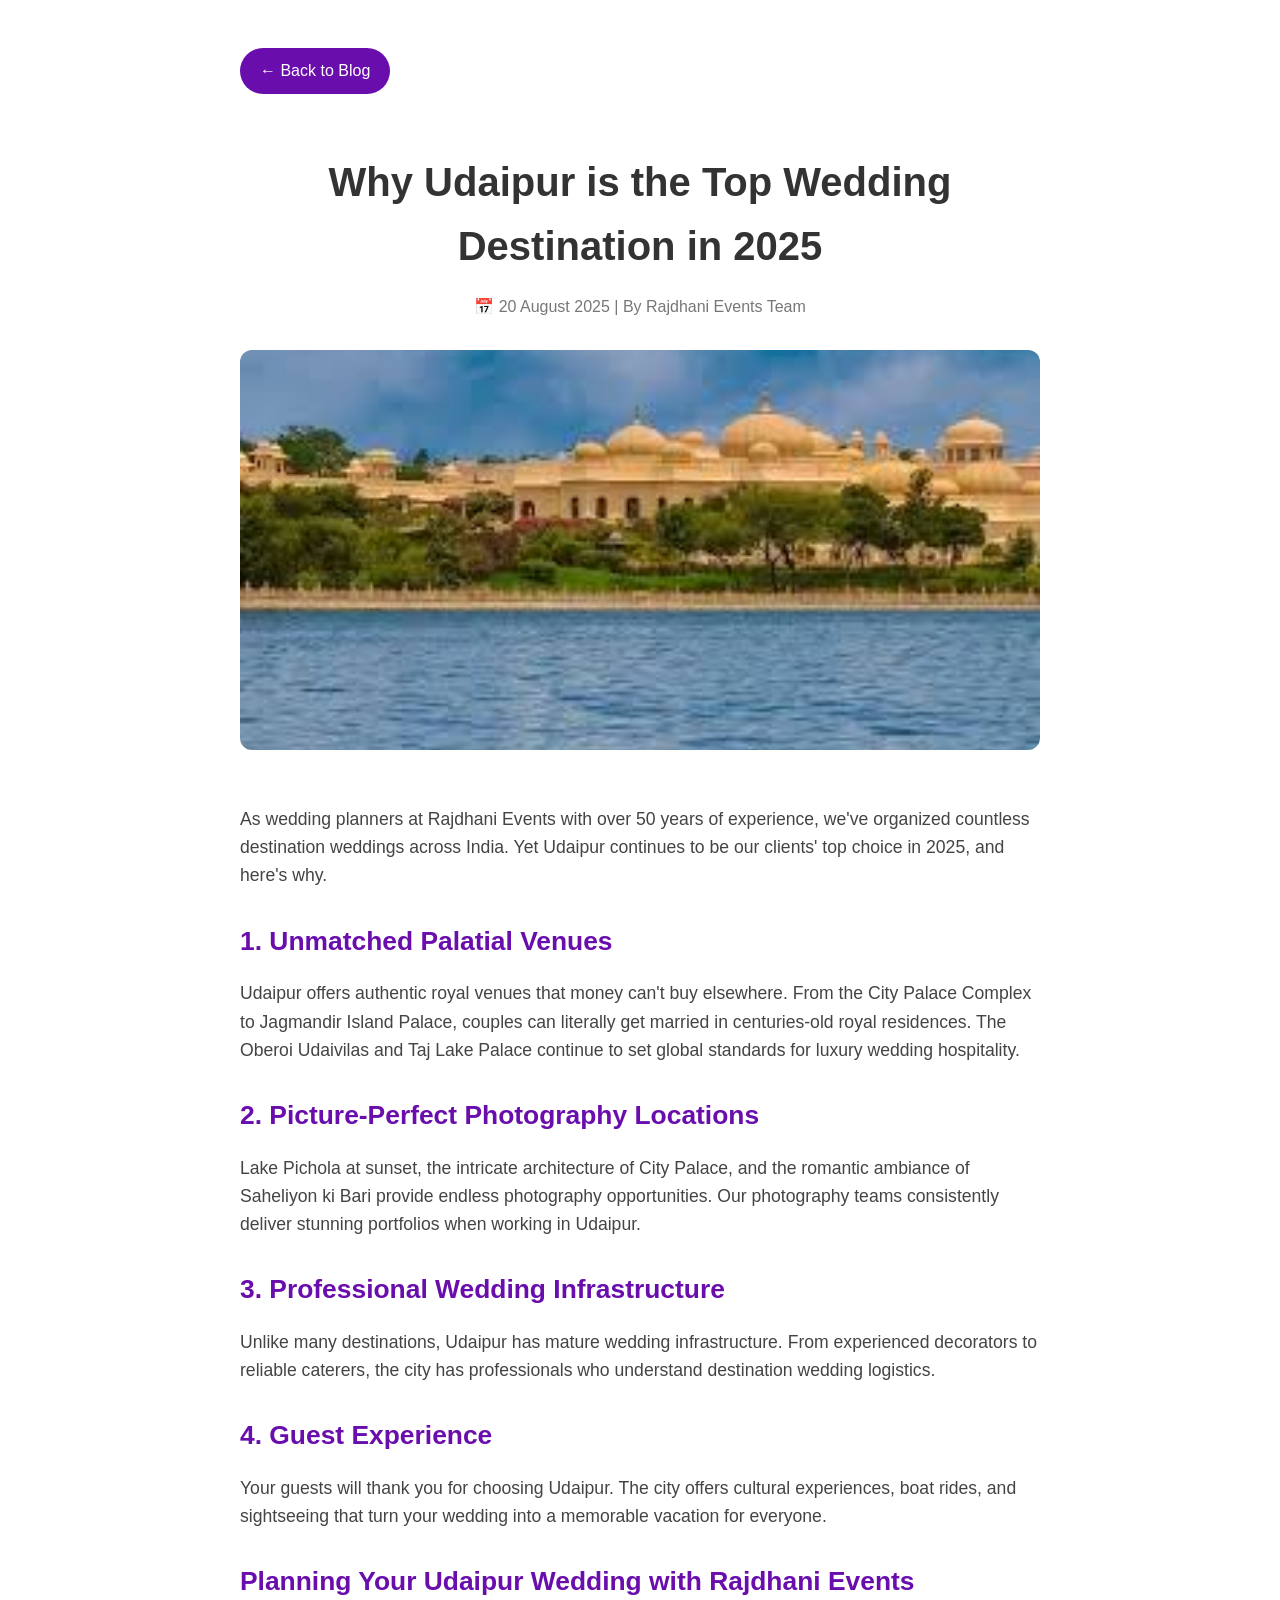
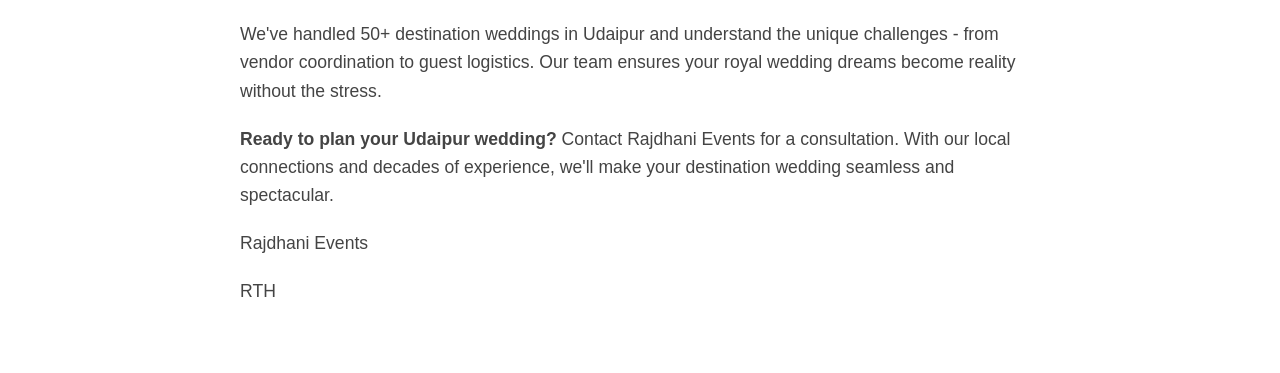
<file: blogs/blog1.html>
<!DOCTYPE html>
<html lang="en">
<head>
  <meta charset="UTF-8">
  <meta name="viewport" content="width=device-width, initial-scale=1.0">
  <title>Why Udaipur is the Top Wedding Destination in 2025 | Rajdhani Events</title>
  <meta name="description" content="Discover why Udaipur remains the top wedding destination in 2025. Expert insights from Rajdhani Events on palatial venues, photography spots, and wedding planning tips.">
  <style>
    /* Blog Page Styles */
.blog-page {
  max-width: 800px;
  margin: 0 auto;
  padding: 40px 20px;
  font-family: 'Poppins', sans-serif;
  line-height: 1.6;
}

.blog-page h1 {
  font-size: 2.5rem;
  color: #333;
  margin-bottom: 10px;
  text-align: center;
}

.blog-page .blog-date {
  text-align: center;
  color: #777;
  margin-bottom: 30px;
  font-size: 1rem;
}

.blog-image {
  width: 100%;
  height: 400px;
  object-fit: cover;
  border-radius: 12px;
  margin-bottom: 30px;
}

.blog-text {
  font-size: 1.1rem;
  color: #444;
}

.blog-text h2 {
  color: #6a0dad;
  margin-top: 30px;
  margin-bottom: 15px;
}

.blog-text p {
  margin-bottom: 20px;
}

/* Back button */
.back-button {
  background: #6a0dad;
  color: white;
  padding: 10px 20px;
  text-decoration: none;
  border-radius: 25px;
  display: inline-block;
  margin-bottom: 30px;
  transition: background 0.3s;
}

.back-button:hover {
  background: #5a0b9a;
}
  </style>
</head>
<body>
<div class="blog-page">
  <a href="../index.html#blogs" class="back-button">← Back to Blog</a>
  
  <h1>Why Udaipur is the Top Wedding Destination in 2025</h1>
  <p class="blog-date">📅 20 August 2025 | By Rajdhani Events Team</p>
  
  <img src="../images/blog1.jpg" alt="Udaipur Wedding at Lake Palace" class="blog-image">
  
  <div class="blog-text">
    <p>As wedding planners at Rajdhani Events with over 50 years of experience, we've organized countless destination weddings across India. Yet Udaipur continues to be our clients' top choice in 2025, and here's why.</p>
    
    <h2>1. Unmatched Palatial Venues</h2>
    <p>Udaipur offers authentic royal venues that money can't buy elsewhere. From the City Palace Complex to Jagmandir Island Palace, couples can literally get married in centuries-old royal residences. The Oberoi Udaivilas and Taj Lake Palace continue to set global standards for luxury wedding hospitality.</p>
    
    <h2>2. Picture-Perfect Photography Locations</h2>
    <p>Lake Pichola at sunset, the intricate architecture of City Palace, and the romantic ambiance of Saheliyon ki Bari provide endless photography opportunities. Our photography teams consistently deliver stunning portfolios when working in Udaipur.</p>
    
    <h2>3. Professional Wedding Infrastructure</h2>
    <p>Unlike many destinations, Udaipur has mature wedding infrastructure. From experienced decorators to reliable caterers, the city has professionals who understand destination wedding logistics.</p>
    
    <h2>4. Guest Experience</h2>
    <p>Your guests will thank you for choosing Udaipur. The city offers cultural experiences, boat rides, and sightseeing that turn your wedding into a memorable vacation for everyone.</p>
    
    <h2>Planning Your Udaipur Wedding with Rajdhani Events</h2>
    <p>We've handled 50+ destination weddings in Udaipur and understand the unique challenges - from vendor coordination to guest logistics. Our team ensures your royal wedding dreams become reality without the stress.</p>
    
    <p><strong>Ready to plan your Udaipur wedding?</strong> Contact Rajdhani Events for a consultation. With our local connections and decades of experience, we'll make your destination wedding seamless and spectacular.</p>
    <p>Rajdhani Events </p>
    <p>RTH</p>

  </div>
</div>
</body>
</html>
</file>
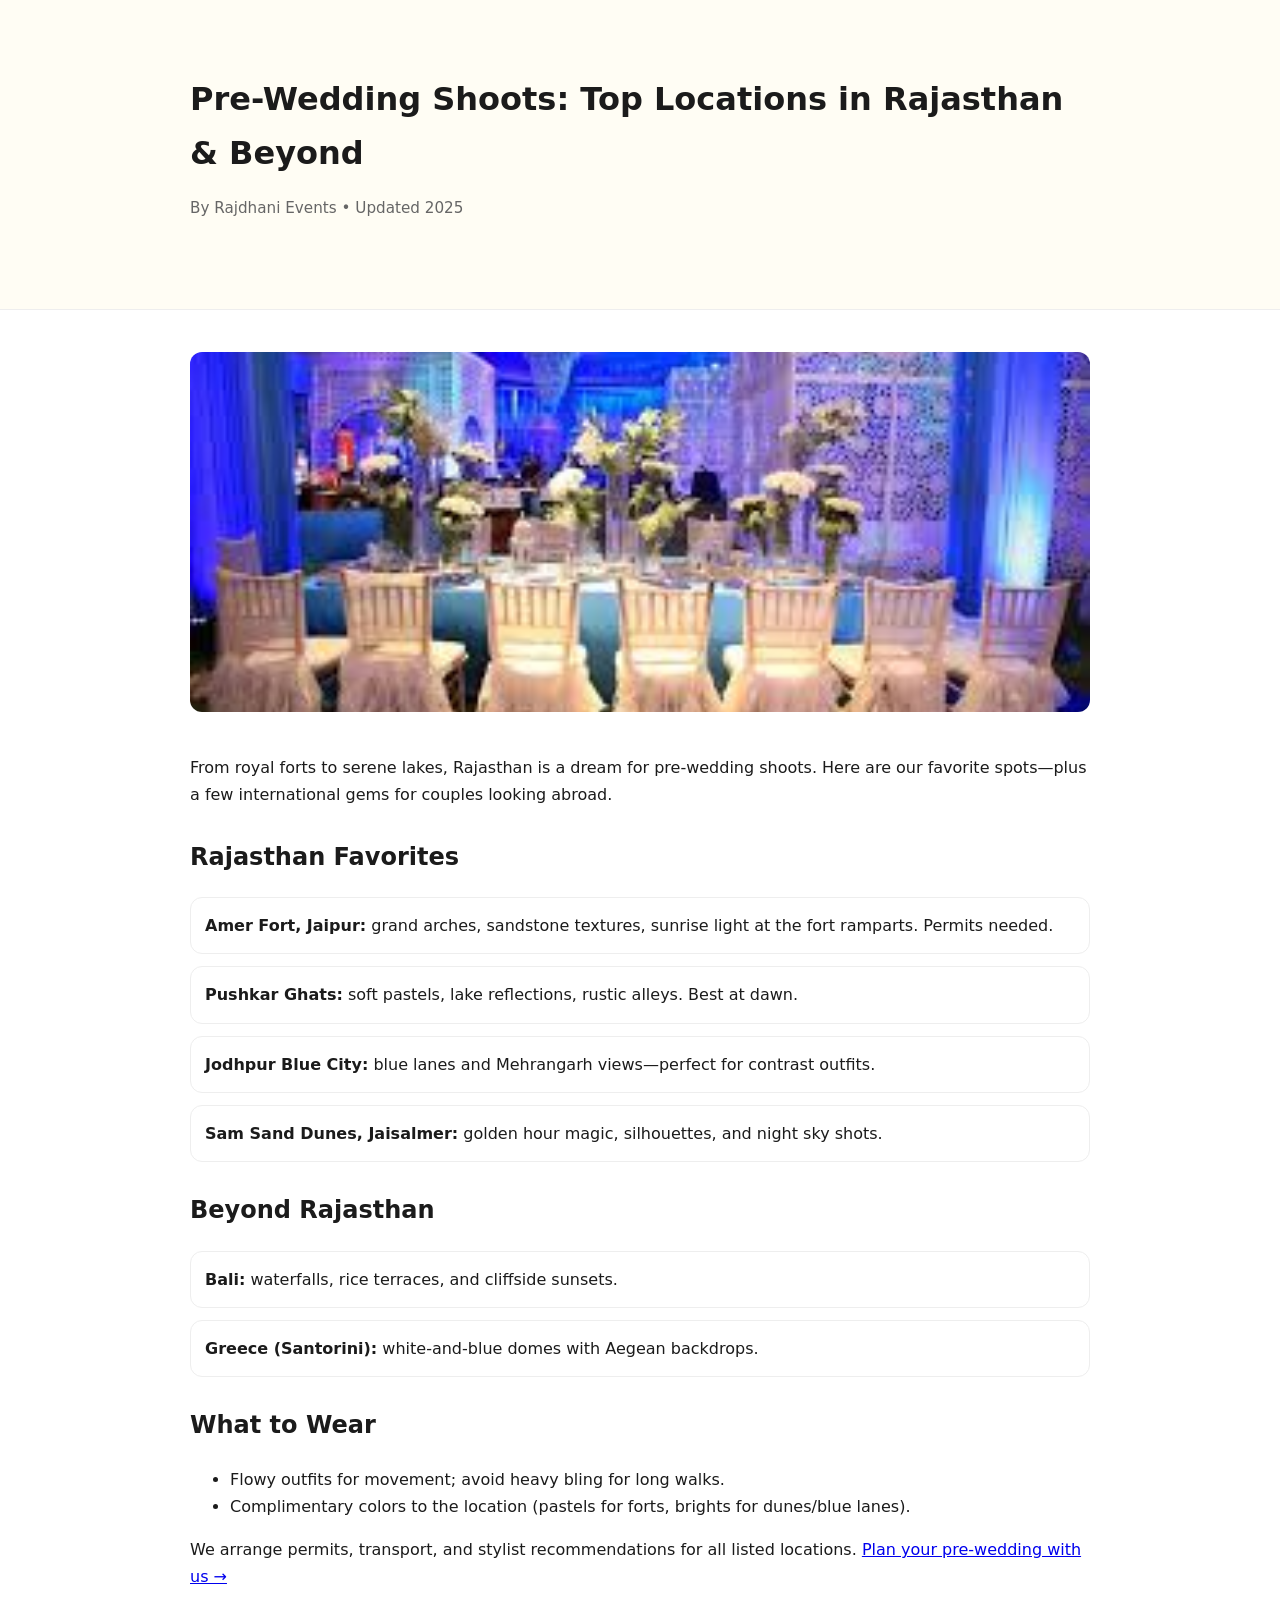
<file: blogs/blog10.html>
<!DOCTYPE html>
<html lang="en">
<head>
  <meta charset="UTF-8" />
  <title>Pre-Wedding Shoots: Top Locations in Rajasthan & Beyond</title>
  <meta name="description" content="Best pre-wedding locations: Amer Fort, Pushkar ghats, Jodhpur’s blue lanes, and scenic international options like Bali and Greece." />
  <meta name="viewport" content="width=device-width, initial-scale=1" />
  <style>
    body{font-family:Poppins,system-ui,-apple-system,Segoe UI,Roboto,Arial,sans-serif;line-height:1.7;margin:0;color:#1b1b1b}
    header{background:#fffdf4;padding:48px 20px;border-bottom:1px solid #eee}
    main{max-width:900px;margin:0 auto;padding:24px}
    h1{font-size:2rem;margin:0 0 8px}
    .meta{color:#666;font-size:.95rem}
    img{width:100%;height:360px;object-fit:cover;border-radius:12px;margin:18px 0}
    h2{margin-top:28px}
    .loc{border:1px solid #eee;border-radius:12px;padding:14px;margin:12px 0}
  </style>
</head>
<body>
<header>
  <main>
    <h1>Pre-Wedding Shoots: Top Locations in Rajasthan & Beyond</h1>
    <p class="meta">By Rajdhani Events • Updated 2025</p>
  </main>
</header>
<main>
  <img src="../images/blog10.jpg" alt="Pre-wedding shoot in Rajasthan" />

  <p>From royal forts to serene lakes, Rajasthan is a dream for pre-wedding shoots. Here are our favorite spots—plus a few international gems for couples looking abroad.</p>

  <h2>Rajasthan Favorites</h2>
  <div class="loc">
    <strong>Amer Fort, Jaipur:</strong> grand arches, sandstone textures, sunrise light at the fort ramparts. Permits needed.
  </div>
  <div class="loc">
    <strong>Pushkar Ghats:</strong> soft pastels, lake reflections, rustic alleys. Best at dawn.
  </div>
  <div class="loc">
    <strong>Jodhpur Blue City:</strong> blue lanes and Mehrangarh views—perfect for contrast outfits.
  </div>
  <div class="loc">
    <strong>Sam Sand Dunes, Jaisalmer:</strong> golden hour magic, silhouettes, and night sky shots.
  </div>

  <h2>Beyond Rajasthan</h2>
  <div class="loc"><strong>Bali:</strong> waterfalls, rice terraces, and cliffside sunsets.</div>
  <div class="loc"><strong>Greece (Santorini):</strong> white-and-blue domes with Aegean backdrops.</div>

  <h2>What to Wear</h2>
  <ul>
    <li>Flowy outfits for movement; avoid heavy bling for long walks.</li>
    <li>Complimentary colors to the location (pastels for forts, brights for dunes/blue lanes).</li>
  </ul>

  <p>We arrange permits, transport, and stylist recommendations for all listed locations. <a href="../#contact">Plan your pre-wedding with us →</a></p>
</main>
</body>
</html>
</file>
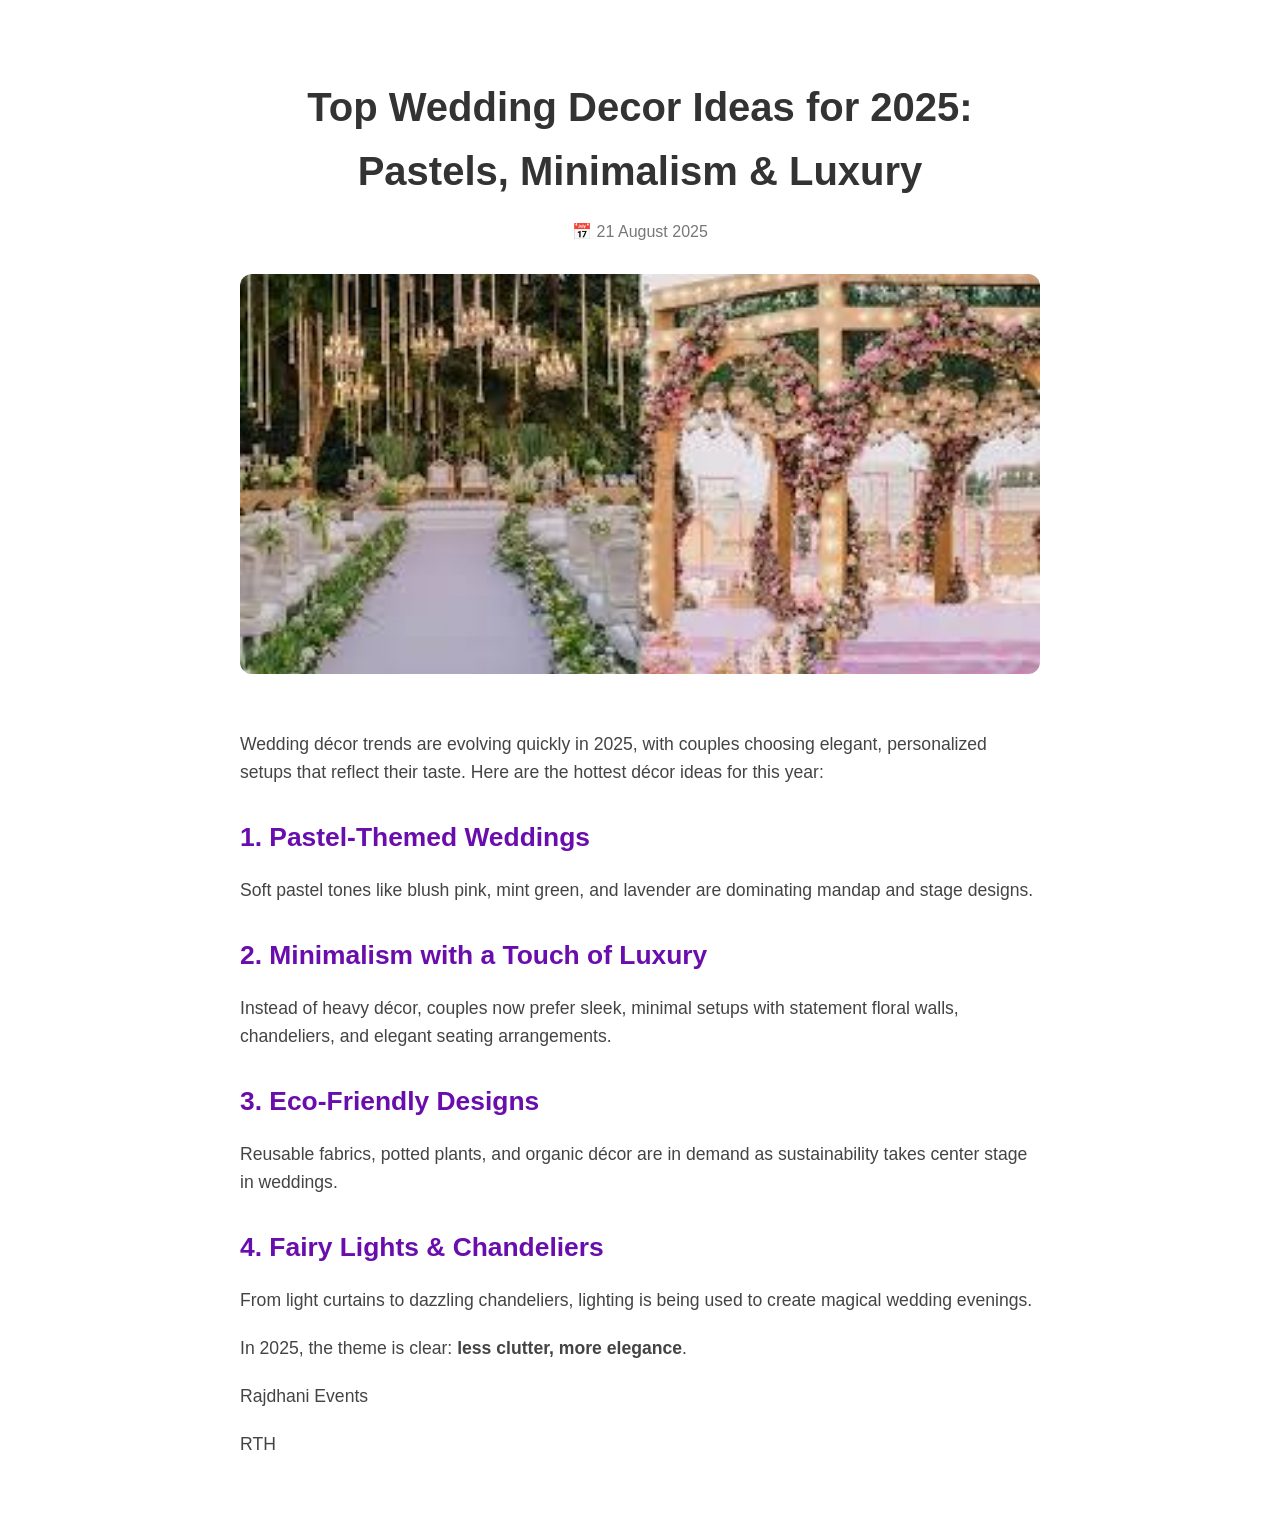
<file: blogs/blog2.html>
<!DOCTYPE html>
<html lang="en">
<head>
  <meta charset="UTF-8">
  <meta name="viewport" content="width=device-width, initial-scale=1.0">
  <title>Top Wedding Decor Ideas for 2025: Pastels, Minimalism & Luxury</title>
  <style>
    /* Blog Page Styles */
.blog-page {
  max-width: 800px;
  margin: 0 auto;
  padding: 40px 20px;
  font-family: 'Poppins', sans-serif;
  line-height: 1.6;
}

.blog-page h1 {
  font-size: 2.5rem;
  color: #333;
  margin-bottom: 10px;
  text-align: center;
}

.blog-page .blog-date {
  text-align: center;
  color: #777;
  margin-bottom: 30px;
  font-size: 1rem;
}

.blog-image {
  width: 100%;
  height: 400px;
  object-fit: cover;
  border-radius: 12px;
  margin-bottom: 30px;
}

.blog-text {
  font-size: 1.1rem;
  color: #444;
}

.blog-text h2 {
  color: #6a0dad;
  margin-top: 30px;
  margin-bottom: 15px;
}

.blog-text p {
  margin-bottom: 20px;
}

/* Back button */
.back-button {
  background: #6a0dad;
  color: white;
  padding: 10px 20px;
  text-decoration: none;
  border-radius: 25px;
  display: inline-block;
  margin-bottom: 30px;
  transition: background 0.3s;
}

.back-button:hover {
  background: #5a0b9a;
}
  </style>
</head>
<body>
<div class="blog-page">
  <h1>Top Wedding Decor Ideas for 2025: Pastels, Minimalism & Luxury</h1>
  <p class="blog-date">📅 21 August 2025</p>
  <img src="../images/blog2.jpg" alt="Wedding Decor" class="blog-image">
  <div class="blog-text">
    <p>Wedding décor trends are evolving quickly in 2025, with couples choosing elegant, personalized setups that reflect their taste. Here are the hottest décor ideas for this year:</p>
    <h2>1. Pastel-Themed Weddings</h2>
    <p>Soft pastel tones like blush pink, mint green, and lavender are dominating mandap and stage designs.</p>
    <h2>2. Minimalism with a Touch of Luxury</h2>
    <p>Instead of heavy décor, couples now prefer sleek, minimal setups with statement floral walls, chandeliers, and elegant seating arrangements.</p>
    <h2>3. Eco-Friendly Designs</h2>
    <p>Reusable fabrics, potted plants, and organic décor are in demand as sustainability takes center stage in weddings.</p>
    <h2>4. Fairy Lights & Chandeliers</h2>
    <p>From light curtains to dazzling chandeliers, lighting is being used to create magical wedding evenings.</p>
    <p>In 2025, the theme is clear: <b>less clutter, more elegance</b>.</p>
    <p>Rajdhani Events</p>
    <p>RTH</p>
  </div>
</div>
</body>
</html>
</file>
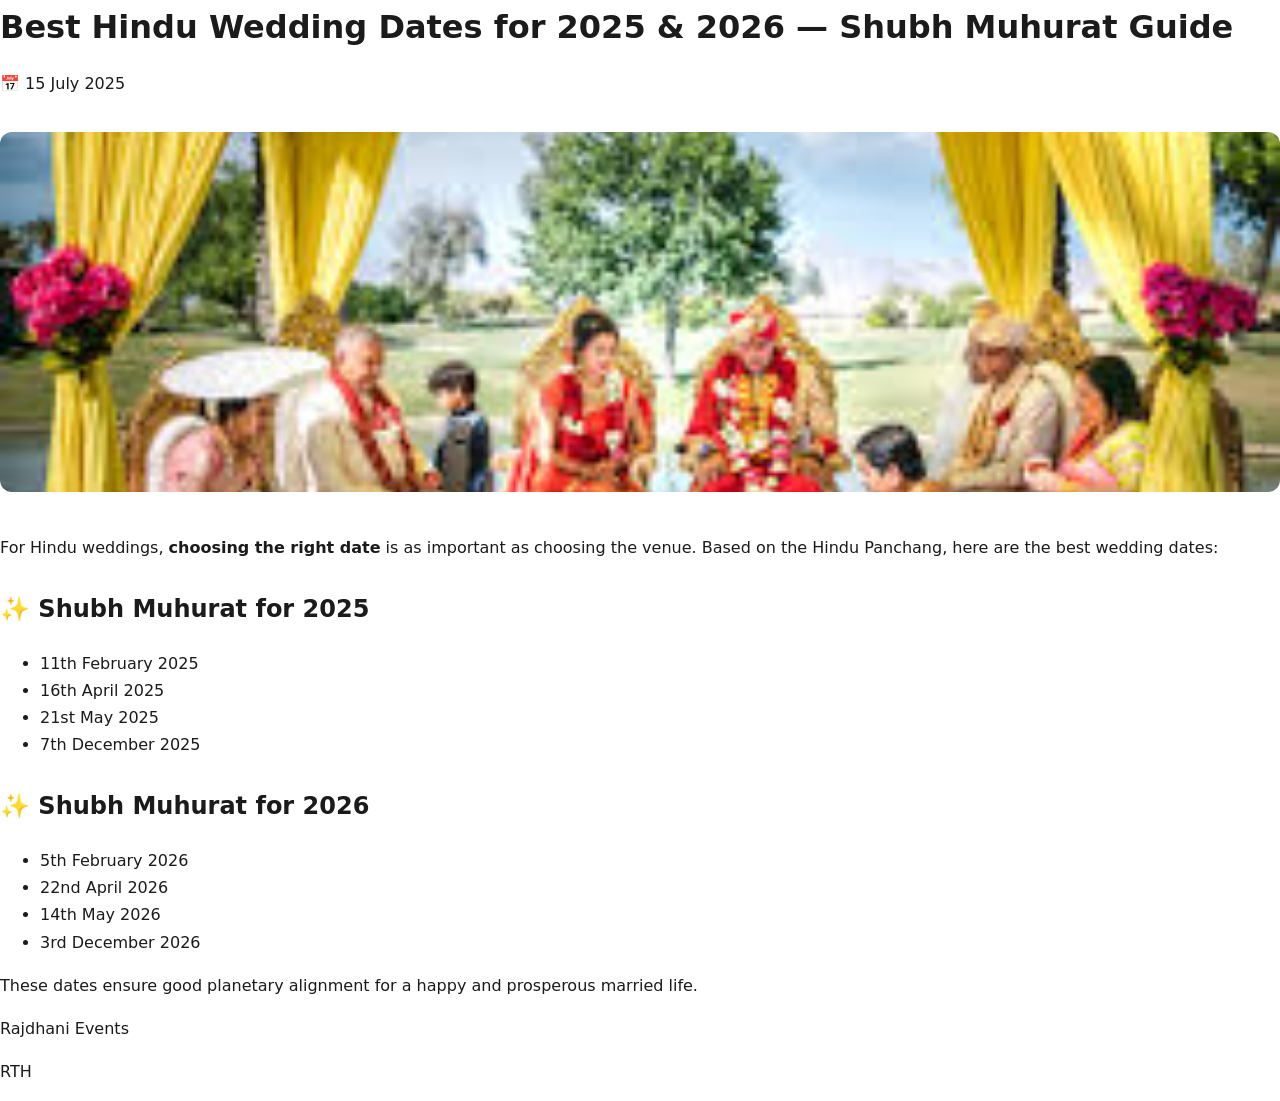
<file: blogs/blog3.html>
<!DOCTYPE html>
<html lang="en">
<head>
  <meta charset="UTF-8">
  <meta name="viewport" content="width=device-width, initial-scale=1.0">
  <title>Best Hindu Wedding Dates for 2025 & 2026</title>
  <style>
    body{font-family:Poppins,system-ui,-apple-system,Segoe UI,Roboto,Arial,sans-serif;line-height:1.7;margin:0;color:#1b1b1b}
    header{background:#f6fbff;padding:48px 20px;border-bottom:1px solid #eee}
    main{max-width:900px;margin:0 auto;padding:24px}
    h1{font-size:2rem;margin:0 0 8px}
    .meta{color:#666;font-size:.95rem}
    img{width:100%;height:360px;object-fit:cover;border-radius:12px;margin:18px 0}
    h2{margin-top:28px}
    .box{background:#fff;border:1px solid #e8edf2;border-radius:12px;padding:16px 18px;margin:16px 0}
    a{color:#6a0dad;text-decoration:none}
  </style>
</head>
<body>
<div class="blog-page">
  <h1>Best Hindu Wedding Dates for 2025 & 2026 — Shubh Muhurat Guide</h1>
  <p class="blog-date">📅 15 July 2025</p>
  <img src="../images/blog3.jpg" alt="Hindu Wedding" class="blog-image">
  <div class="blog-text">
    <p>For Hindu weddings, <b>choosing the right date</b> is as important as choosing the venue. Based on the Hindu Panchang, here are the best wedding dates:</p>
    <h2>✨ Shubh Muhurat for 2025</h2>
    <ul>
      <li>11th February 2025</li>
      <li>16th April 2025</li>
      <li>21st May 2025</li>
      <li>7th December 2025</li>
    </ul>
    <h2>✨ Shubh Muhurat for 2026</h2>
    <ul>
      <li>5th February 2026</li>
      <li>22nd April 2026</li>
      <li>14th May 2026</li>
      <li>3rd December 2026</li>
    </ul>
    <p>These dates ensure good planetary alignment for a happy and prosperous married life.</p>
    <p>Rajdhani Events</p>
    <p>RTH</p>
  </div>
</div>
</body>
</html>
</file>
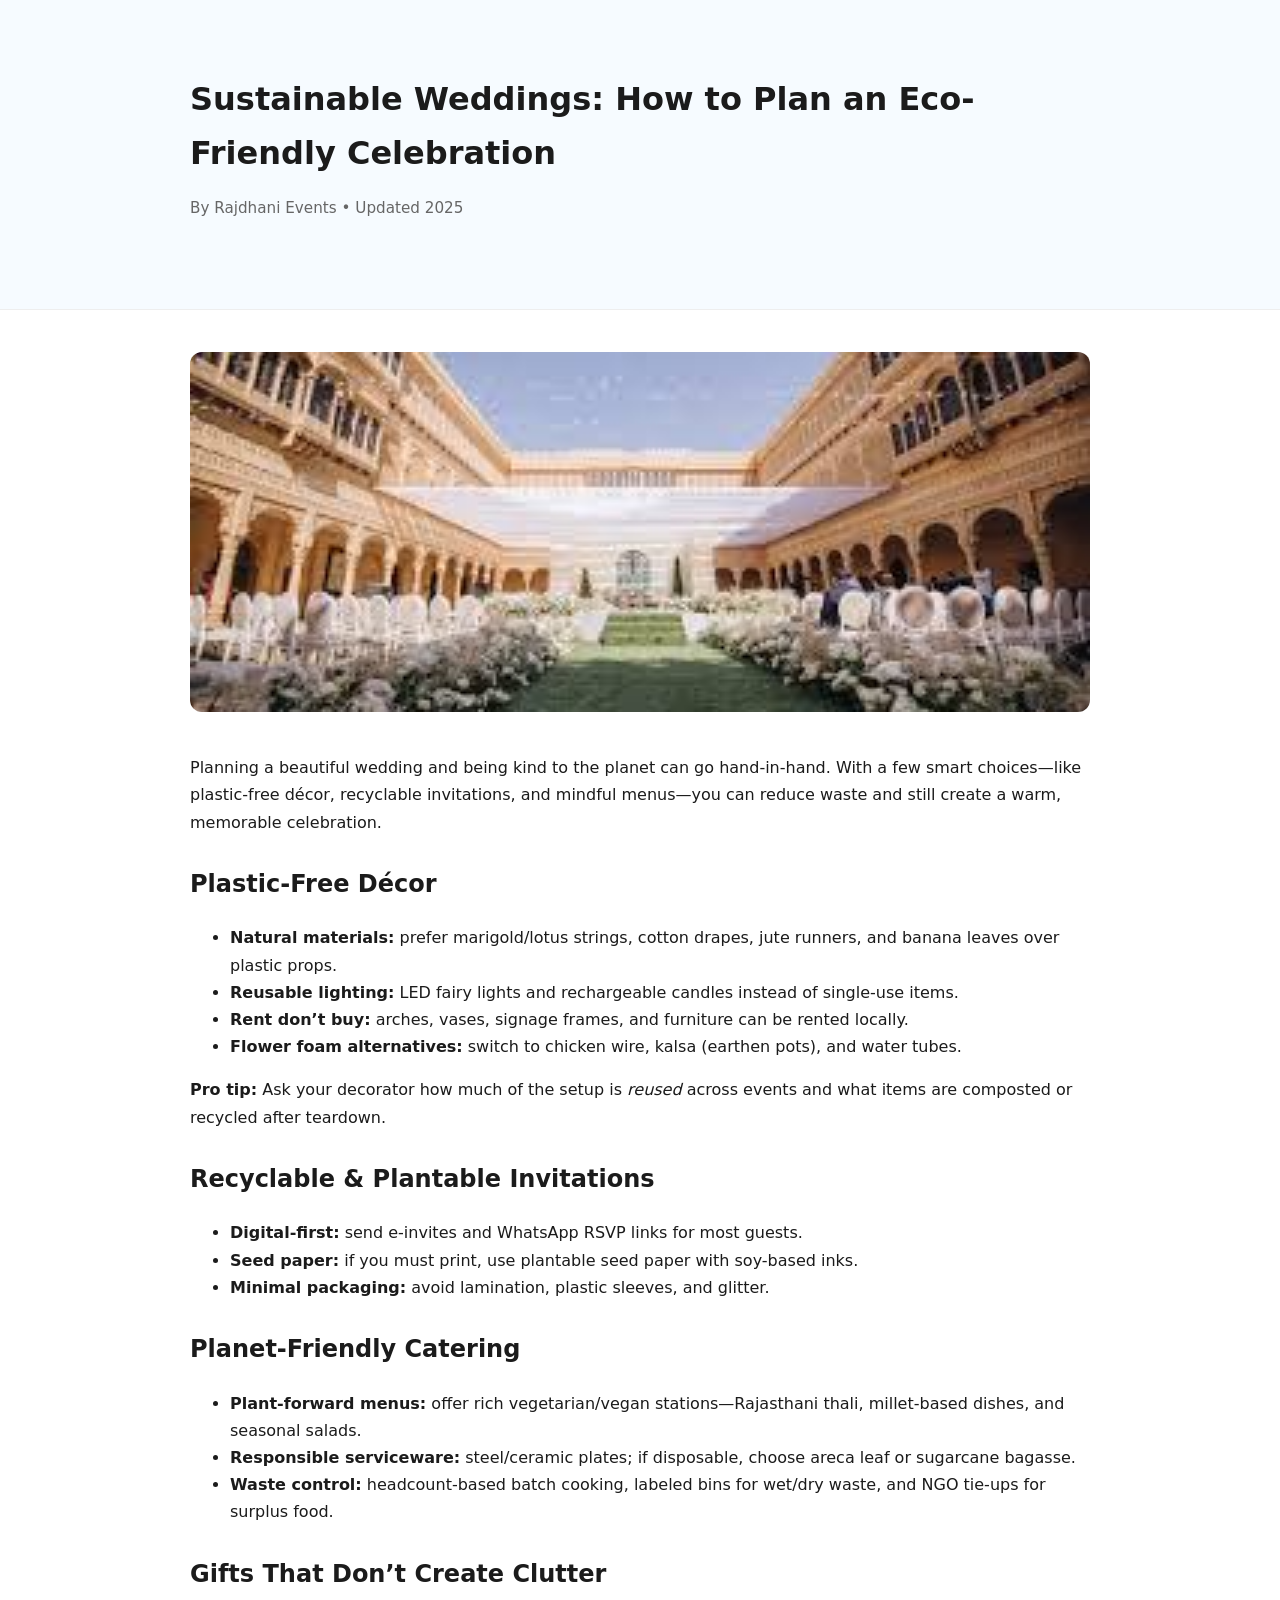
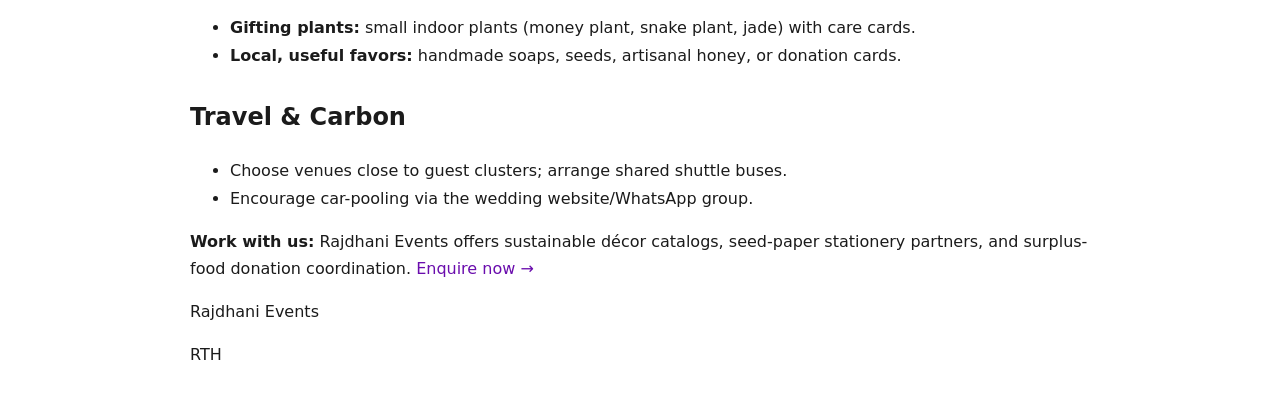
<file: blogs/blog4.html>
<!DOCTYPE html>
<html lang="en">
<head>
  <meta charset="UTF-8" />
  <title>Sustainable Weddings: How to Plan an Eco-Friendly Celebration</title>
  <meta name="description" content="Plastic-free décor, recyclable invitations, plant-based catering, and eco-friendly wedding ideas that reduce waste without losing style." />
  <meta name="viewport" content="width=device-width, initial-scale=1" />
  <style>
    body{font-family:Poppins,system-ui,-apple-system,Segoe UI,Roboto,Arial,sans-serif;line-height:1.7;margin:0;color:#1b1b1b}
    header{background:#f6fbff;padding:48px 20px;border-bottom:1px solid #eee}
    main{max-width:900px;margin:0 auto;padding:24px}
    h1{font-size:2rem;margin:0 0 8px}
    .meta{color:#666;font-size:.95rem}
    img{width:100%;height:360px;object-fit:cover;border-radius:12px;margin:18px 0}
    h2{margin-top:28px}
    .box{background:#fff;border:1px solid #e8edf2;border-radius:12px;padding:16px 18px;margin:16px 0}
    a{color:#6a0dad;text-decoration:none}
  </style>
</head>
<body>
<header>
  <main>
    <h1>Sustainable Weddings: How to Plan an Eco-Friendly Celebration</h1>
    <p class="meta">By Rajdhani Events • Updated 2025</p>
  </main>
</header>
<main>
  <img src="../images/blog4.jpg" alt="Eco-friendly wedding décor with greenery and candles" />

  <p>Planning a beautiful wedding and being kind to the planet can go hand-in-hand. With a few smart choices—like plastic-free décor, recyclable invitations, and mindful menus—you can reduce waste and still create a warm, memorable celebration.</p>

  <h2>Plastic-Free Décor</h2>
  <ul>
    <li><strong>Natural materials:</strong> prefer marigold/lotus strings, cotton drapes, jute runners, and banana leaves over plastic props.</li>
    <li><strong>Reusable lighting:</strong> LED fairy lights and rechargeable candles instead of single-use items.</li>
    <li><strong>Rent don’t buy:</strong> arches, vases, signage frames, and furniture can be rented locally.</li>
    <li><strong>Flower foam alternatives:</strong> switch to chicken wire, kalsa (earthen pots), and water tubes.</li>
  </ul>

  <div class="tip"><strong>Pro tip:</strong> Ask your decorator how much of the setup is <em>reused</em> across events and what items are composted or recycled after teardown.</div>

  <h2>Recyclable & Plantable Invitations</h2>
  <ul>
    <li><strong>Digital-first:</strong> send e-invites and WhatsApp RSVP links for most guests.</li>
    <li><strong>Seed paper:</strong> if you must print, use plantable seed paper with soy-based inks.</li>
    <li><strong>Minimal packaging:</strong> avoid lamination, plastic sleeves, and glitter.</li>
  </ul>

  <h2>Planet-Friendly Catering</h2>
  <ul>
    <li><strong>Plant-forward menus:</strong> offer rich vegetarian/vegan stations—Rajasthani thali, millet-based dishes, and seasonal salads.</li>
    <li><strong>Responsible serviceware:</strong> steel/ceramic plates; if disposable, choose areca leaf or sugarcane bagasse.</li>
    <li><strong>Waste control:</strong> headcount-based batch cooking, labeled bins for wet/dry waste, and NGO tie-ups for surplus food.</li>
  </ul>

  <h2>Gifts That Don’t Create Clutter</h2>
  <ul>
    <li><strong>Gifting plants:</strong> small indoor plants (money plant, snake plant, jade) with care cards.</li>
    <li><strong>Local, useful favors:</strong> handmade soaps, seeds, artisanal honey, or donation cards.</li>
  </ul>

  <h2>Travel & Carbon</h2>
  <ul>
    <li>Choose venues close to guest clusters; arrange shared shuttle buses.</li>
    <li>Encourage car-pooling via the wedding website/WhatsApp group.</li>
  </ul>

  <div class="cta">
    <strong>Work with us:</strong> Rajdhani Events offers sustainable décor catalogs, seed-paper stationery partners, and surplus-food donation coordination. <a href="../#contact">Enquire now →</a>
    <p>Rajdhani Events</p>
    <p>RTH</p>
  </div>
</main>
</body>
</html>
</file>
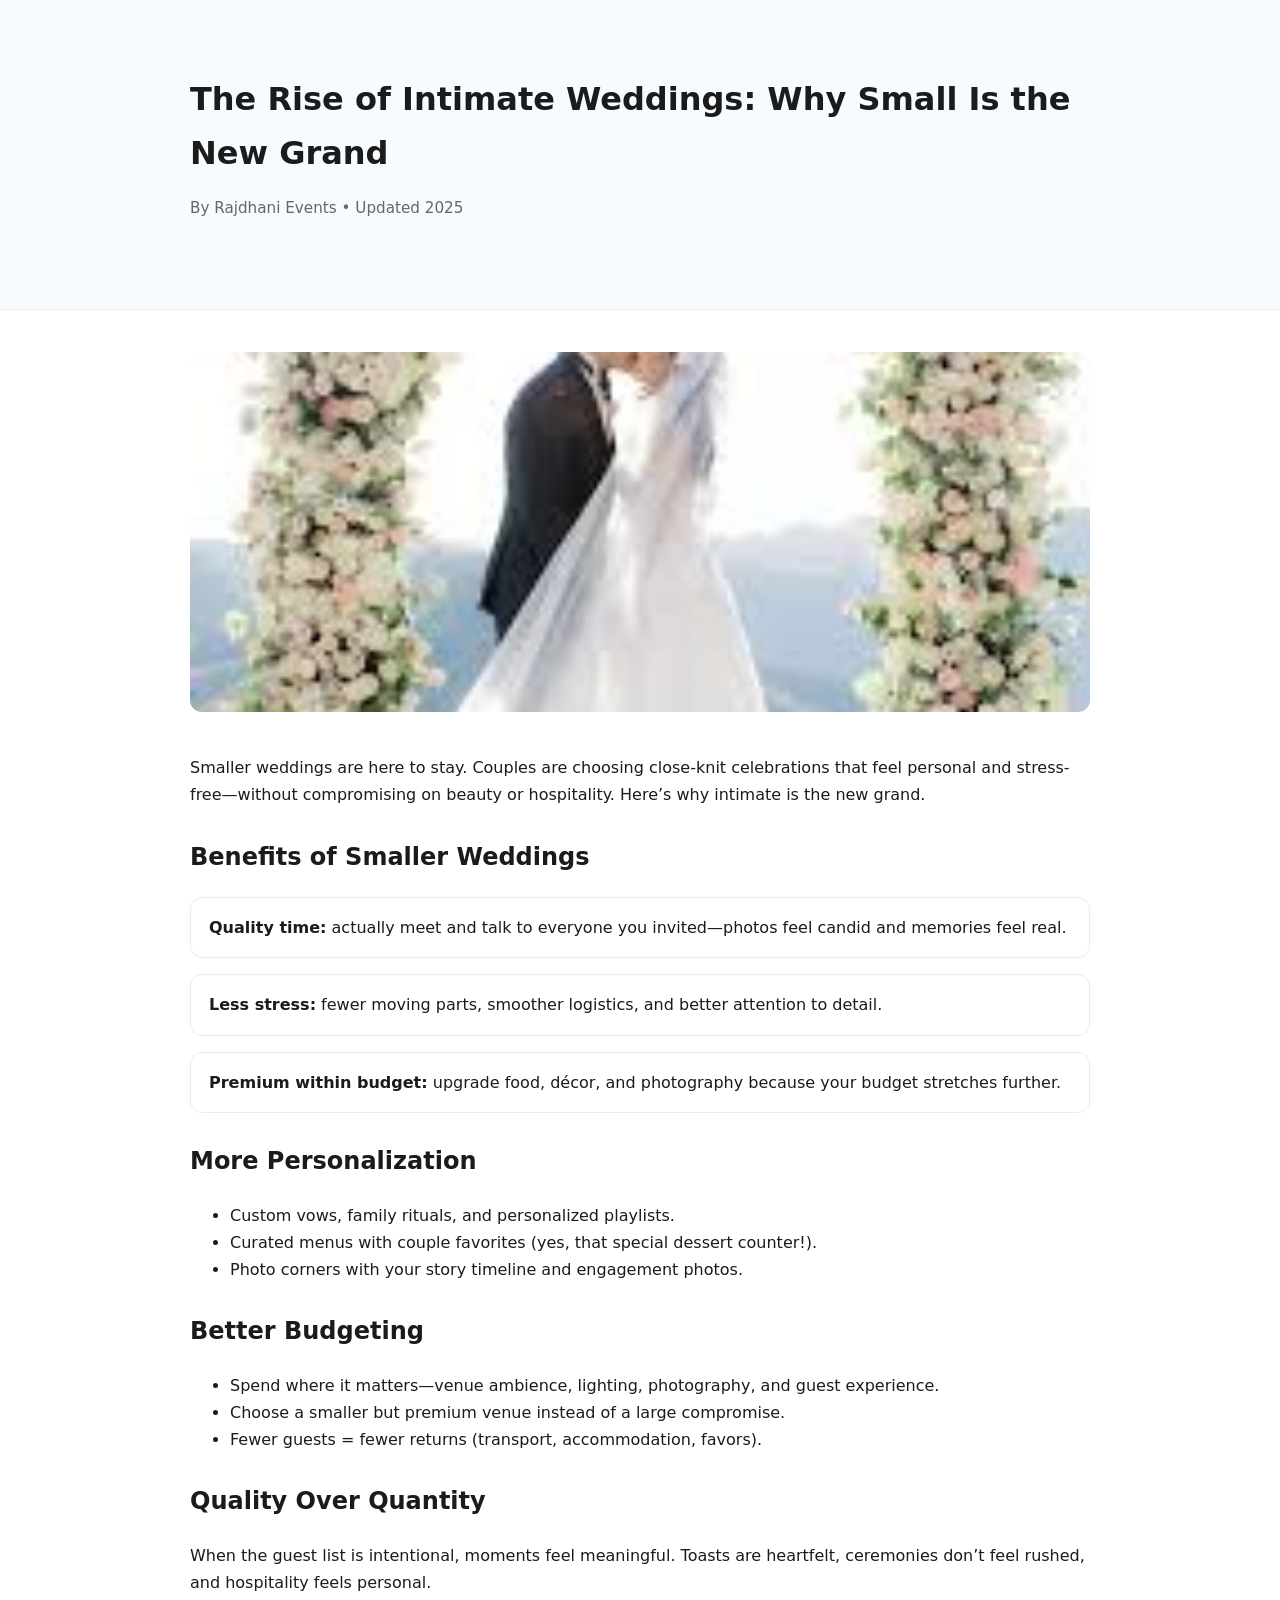
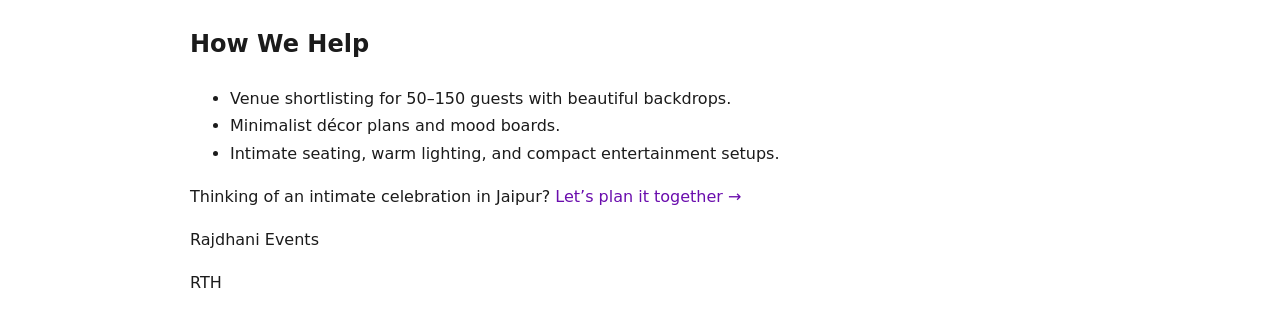
<file: blogs/blog5.html>
<!DOCTYPE html>
<html lang="en">
<head>
  <meta charset="UTF-8" />
  <title>The Rise of Intimate Weddings: Why Small Is the New Grand</title>
  <meta name="description" content="Benefits of smaller weddings—more personalization, better budgeting, quality time with guests, and meaningful experiences." />
  <meta name="viewport" content="width=device-width, initial-scale=1" />
  <style>
    body{font-family:Poppins,system-ui,-apple-system,Segoe UI,Roboto,Arial,sans-serif;line-height:1.7;margin:0;color:#1b1b1b}
    header{background:#f6fbff;padding:48px 20px;border-bottom:1px solid #eee}
    main{max-width:900px;margin:0 auto;padding:24px}
    h1{font-size:2rem;margin:0 0 8px}
    .meta{color:#666;font-size:.95rem}
    img{width:100%;height:360px;object-fit:cover;border-radius:12px;margin:18px 0}
    h2{margin-top:28px}
    .box{background:#fff;border:1px solid #e8edf2;border-radius:12px;padding:16px 18px;margin:16px 0}
    a{color:#6a0dad;text-decoration:none}
  </style>
</head>
<body>
<header>
  <main>
    <h1>The Rise of Intimate Weddings: Why Small Is the New Grand</h1>
    <p class="meta">By Rajdhani Events • Updated 2025</p>
  </main>
</header>
<main>
  <img src="../images/blog5.jpg" alt="Intimate wedding ceremony with close family" />

  <p>Smaller weddings are here to stay. Couples are choosing close-knit celebrations that feel personal and stress-free—without compromising on beauty or hospitality. Here’s why intimate is the new grand.</p>

  <h2>Benefits of Smaller Weddings</h2>
  <div class="box">
    <strong>Quality time:</strong> actually meet and talk to everyone you invited—photos feel candid and memories feel real.
  </div>
  <div class="box">
    <strong>Less stress:</strong> fewer moving parts, smoother logistics, and better attention to detail.
  </div>
  <div class="box">
    <strong>Premium within budget:</strong> upgrade food, décor, and photography because your budget stretches further.
  </div>

  <h2>More Personalization</h2>
  <ul>
    <li>Custom vows, family rituals, and personalized playlists.</li>
    <li>Curated menus with couple favorites (yes, that special dessert counter!).</li>
    <li>Photo corners with your story timeline and engagement photos.</li>
  </ul>

  <h2>Better Budgeting</h2>
  <ul>
    <li>Spend where it matters—venue ambience, lighting, photography, and guest experience.</li>
    <li>Choose a smaller but premium venue instead of a large compromise.</li>
    <li>Fewer guests = fewer returns (transport, accommodation, favors).</li>
  </ul>

  <h2>Quality Over Quantity</h2>
  <p>When the guest list is intentional, moments feel meaningful. Toasts are heartfelt, ceremonies don’t feel rushed, and hospitality feels personal.</p>

  <h2>How We Help</h2>
  <ul>
    <li>Venue shortlisting for 50–150 guests with beautiful backdrops.</li>
    <li>Minimalist décor plans and mood boards.</li>
    <li>Intimate seating, warm lighting, and compact entertainment setups.</li>
  </ul>

  <p>Thinking of an intimate celebration in Jaipur? <a href="../#contact">Let’s plan it together →</a></p>
  <p>Rajdhani Events</p>
  <p>RTH</p>
</main>
</body>
</html>
</file>
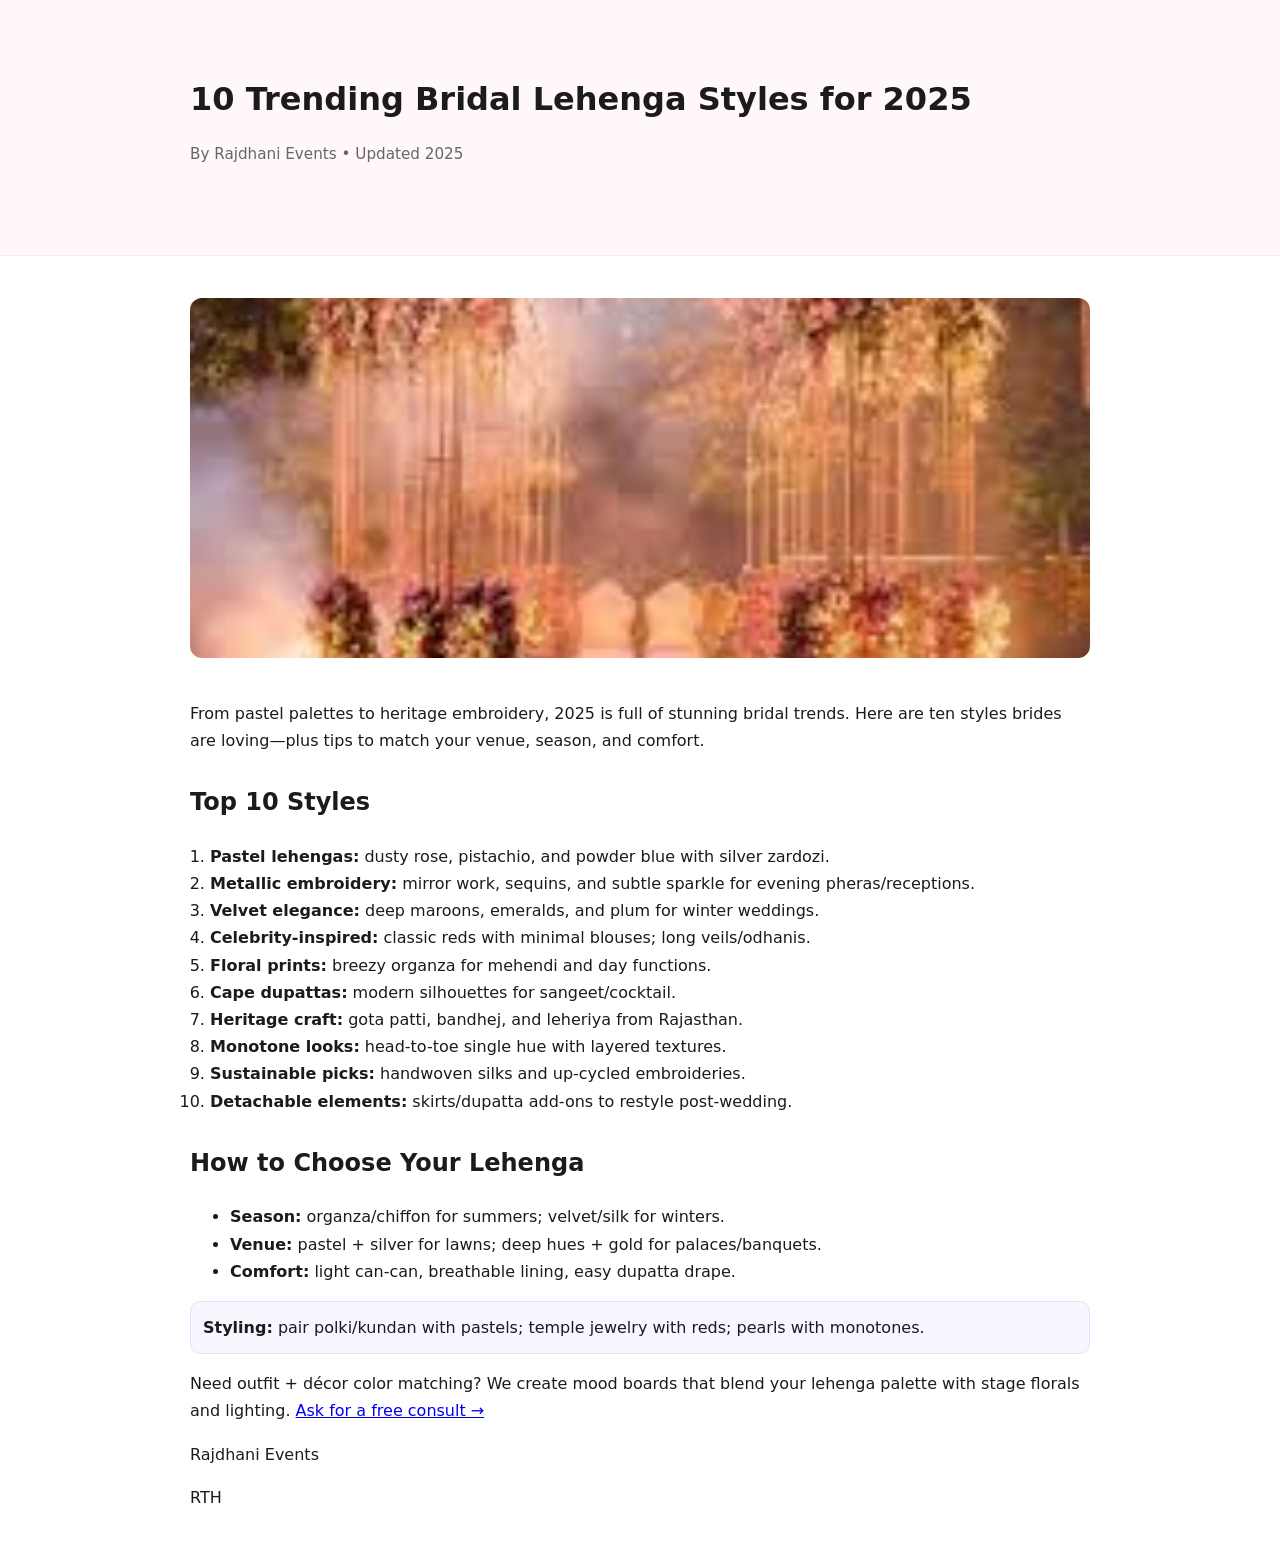
<file: blogs/blog6.html>
<!DOCTYPE html>
<html lang="en">
<head>
  <meta charset="UTF-8" />
  <title>10 Trending Bridal Lehenga Styles for 2025</title>
  <meta name="description" content="Pastels, metallic embroidery, velvet elegance, celebrity-inspired looks, and how to choose the perfect lehenga for your body type and venue." />
  <meta name="viewport" content="width=device-width, initial-scale=1" />
  <style>
    body{font-family:Poppins,system-ui,-apple-system,Segoe UI,Roboto,Arial,sans-serif;line-height:1.7;margin:0;color:#1b1b1b}
    header{background:#fff7fb;padding:48px 20px;border-bottom:1px solid #eee}
    main{max-width:900px;margin:0 auto;padding:24px}
    h1{font-size:2rem;margin:0 0 8px}
    .meta{color:#666;font-size:.95rem}
    img{width:100%;height:360px;object-fit:cover;border-radius:12px;margin:18px 0}
    h2{margin-top:28px}
    ol{padding-left:20px}
    .note{background:#f7f7ff;border:1px solid #e2e2ff;padding:12px;border-radius:10px}
  </style>
</head>
<body>
<header>
  <main>
    <h1>10 Trending Bridal Lehenga Styles for 2025</h1>
    <p class="meta">By Rajdhani Events • Updated 2025</p>
  </main>
</header>
<main>
  <img src="../images/blog6.jpg" alt="Pastel bridal lehenga with modern embroidery" />

  <p>From pastel palettes to heritage embroidery, 2025 is full of stunning bridal trends. Here are ten styles brides are loving—plus tips to match your venue, season, and comfort.</p>

  <h2>Top 10 Styles</h2>
  <ol>
    <li><strong>Pastel lehengas:</strong> dusty rose, pistachio, and powder blue with silver zardozi.</li>
    <li><strong>Metallic embroidery:</strong> mirror work, sequins, and subtle sparkle for evening pheras/receptions.</li>
    <li><strong>Velvet elegance:</strong> deep maroons, emeralds, and plum for winter weddings.</li>
    <li><strong>Celebrity-inspired:</strong> classic reds with minimal blouses; long veils/odhanis.</li>
    <li><strong>Floral prints:</strong> breezy organza for mehendi and day functions.</li>
    <li><strong>Cape dupattas:</strong> modern silhouettes for sangeet/cocktail.</li>
    <li><strong>Heritage craft:</strong> gota patti, bandhej, and leheriya from Rajasthan.</li>
    <li><strong>Monotone looks:</strong> head-to-toe single hue with layered textures.</li>
    <li><strong>Sustainable picks:</strong> handwoven silks and up-cycled embroideries.</li>
    <li><strong>Detachable elements:</strong> skirts/dupatta add-ons to restyle post-wedding.</li>
  </ol>

  <h2>How to Choose Your Lehenga</h2>
  <ul>
    <li><strong>Season:</strong> organza/chiffon for summers; velvet/silk for winters.</li>
    <li><strong>Venue:</strong> pastel + silver for lawns; deep hues + gold for palaces/banquets.</li>
    <li><strong>Comfort:</strong> light can-can, breathable lining, easy dupatta drape.</li>
  </ul>

  <div class="note"><strong>Styling:</strong> pair polki/kundan with pastels; temple jewelry with reds; pearls with monotones.</div>

  <p>Need outfit + décor color matching? We create mood boards that blend your lehenga palette with stage florals and lighting. <a href="../#contact">Ask for a free consult →</a></p>
  <p>Rajdhani Events</p>
  <p>RTH</p>
</main>
</body>
</html>
</file>
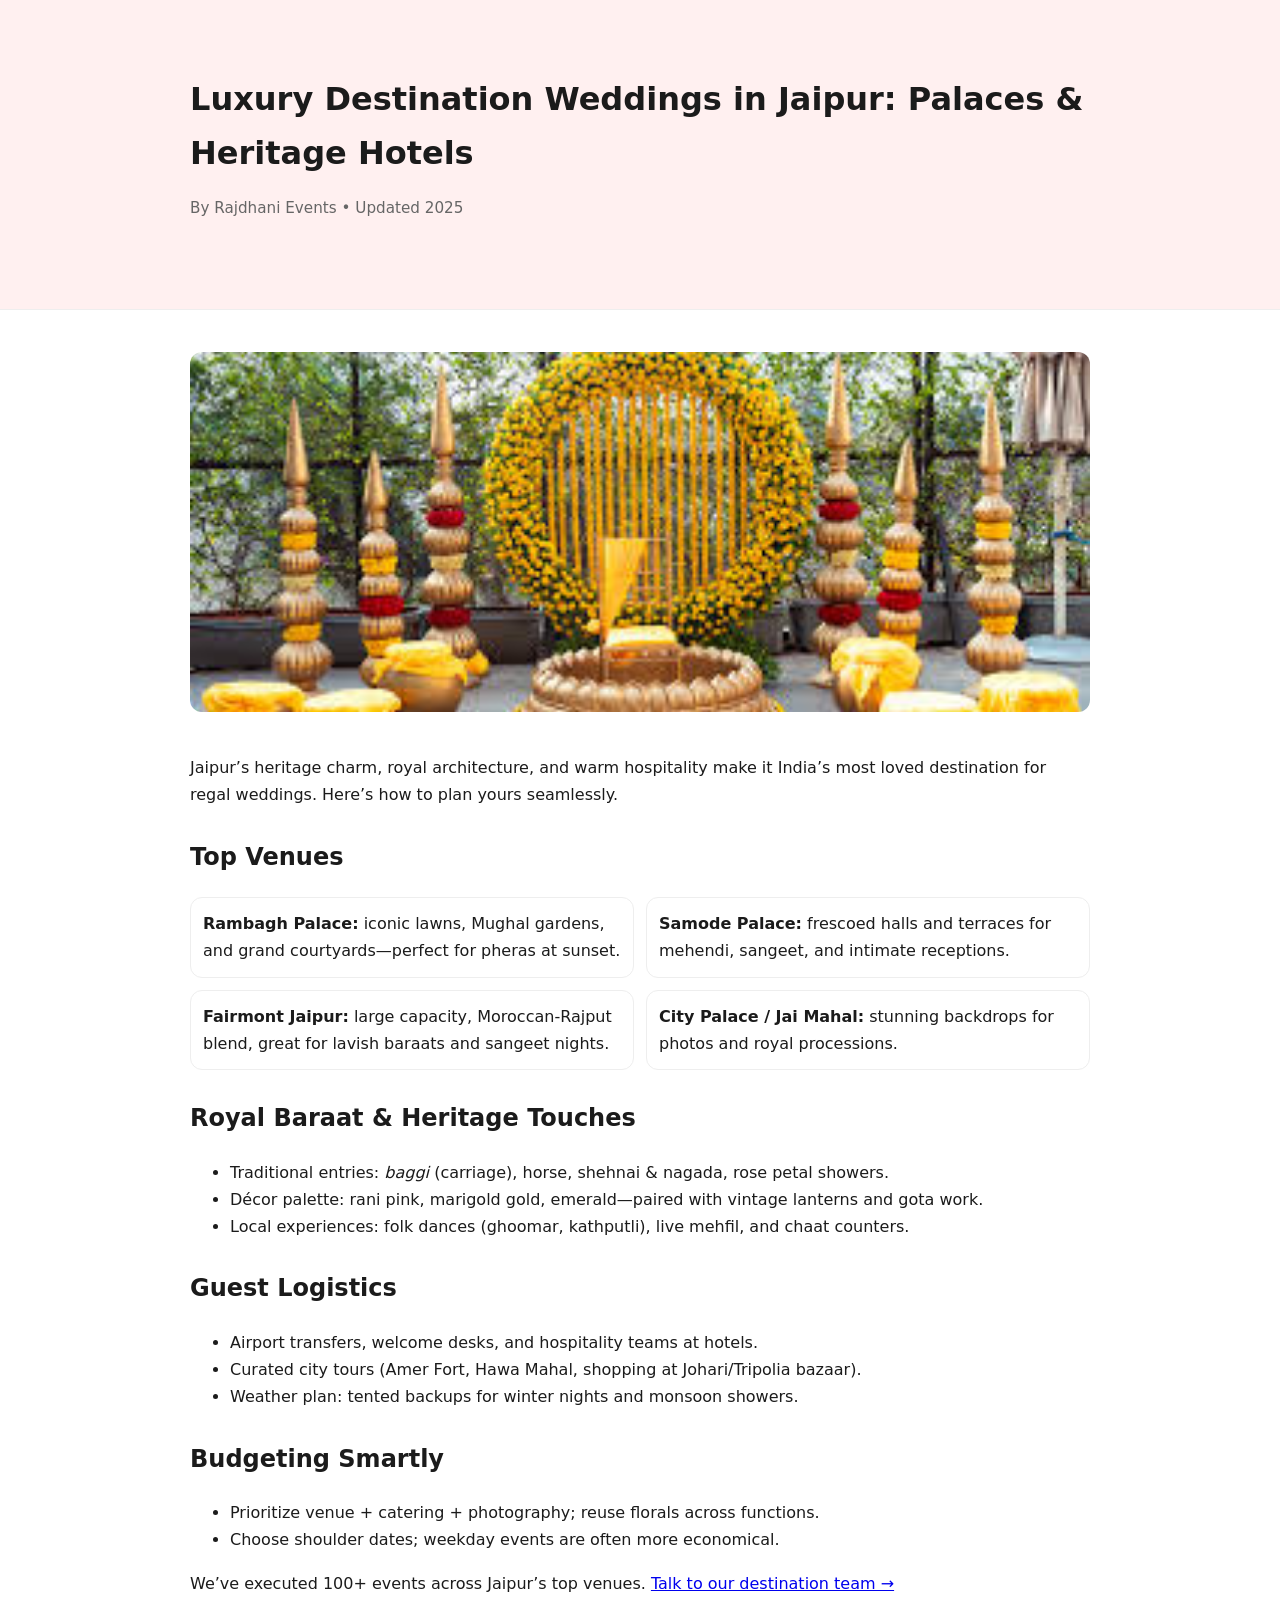
<file: blogs/blog7.html>
<!DOCTYPE html>
<html lang="en">
<head>
  <meta charset="UTF-8" />
  <title>Luxury Destination Weddings in Jaipur: Palaces & Heritage Hotels</title>
  <meta name="description" content="Plan your royal Jaipur wedding—venues like Rambagh, Samode, Fairmont; royal baraat processions; heritage décor; guest logistics and budgeting tips." />
  <meta name="viewport" content="width=device-width, initial-scale=1" />
  <style>
    body{font-family:Poppins,system-ui,-apple-system,Segoe UI,Roboto,Arial,sans-serif;line-height:1.7;margin:0;color:#1b1b1b}
    header{background:#fff0f0;padding:48px 20px;border-bottom:1px solid #eee}
    main{max-width:900px;margin:0 auto;padding:24px}
    h1{font-size:2rem;margin:0 0 8px}
    .meta{color:#666;font-size:.95rem}
    img{width:100%;height:360px;object-fit:cover;border-radius:12px;margin:18px 0}
    h2{margin-top:28px}
    .grid{display:grid;grid-template-columns:1fr 1fr;gap:12px}
    .card{border:1px solid #eee;border-radius:12px;padding:12px}
    @media(max-width:760px){.grid{grid-template-columns:1fr}}
  </style>
</head>
<body>
<header>
  <main>
    <h1>Luxury Destination Weddings in Jaipur: Palaces & Heritage Hotels</h1>
    <p class="meta">By Rajdhani Events • Updated 2025</p>
  </main>
</header>
<main>
  <img src="../images/blog7.jpg" alt="Palace wedding venue in Jaipur" />

  <p>Jaipur’s heritage charm, royal architecture, and warm hospitality make it India’s most loved destination for regal weddings. Here’s how to plan yours seamlessly.</p>

  <h2>Top Venues</h2>
  <div class="grid">
    <div class="card"><strong>Rambagh Palace:</strong> iconic lawns, Mughal gardens, and grand courtyards—perfect for pheras at sunset.</div>
    <div class="card"><strong>Samode Palace:</strong> frescoed halls and terraces for mehendi, sangeet, and intimate receptions.</div>
    <div class="card"><strong>Fairmont Jaipur:</strong> large capacity, Moroccan-Rajput blend, great for lavish baraats and sangeet nights.</div>
    <div class="card"><strong>City Palace / Jai Mahal:</strong> stunning backdrops for photos and royal processions.</div>
  </div>

  <h2>Royal Baraat & Heritage Touches</h2>
  <ul>
    <li>Traditional entries: <em>baggi</em> (carriage), horse, shehnai & nagada, rose petal showers.</li>
    <li>Décor palette: rani pink, marigold gold, emerald—paired with vintage lanterns and gota work.</li>
    <li>Local experiences: folk dances (ghoomar, kathputli), live mehfil, and chaat counters.</li>
  </ul>

  <h2>Guest Logistics</h2>
  <ul>
    <li>Airport transfers, welcome desks, and hospitality teams at hotels.</li>
    <li>Curated city tours (Amer Fort, Hawa Mahal, shopping at Johari/Tripolia bazaar).</li>
    <li>Weather plan: tented backups for winter nights and monsoon showers.</li>
  </ul>

  <h2>Budgeting Smartly</h2>
  <ul>
    <li>Prioritize venue + catering + photography; reuse florals across functions.</li>
    <li>Choose shoulder dates; weekday events are often more economical.</li>
  </ul>

  <p>We’ve executed 100+ events across Jaipur’s top venues. <a href="../#contact">Talk to our destination team →</a></p>
</main>
</body>
</html>
</file>
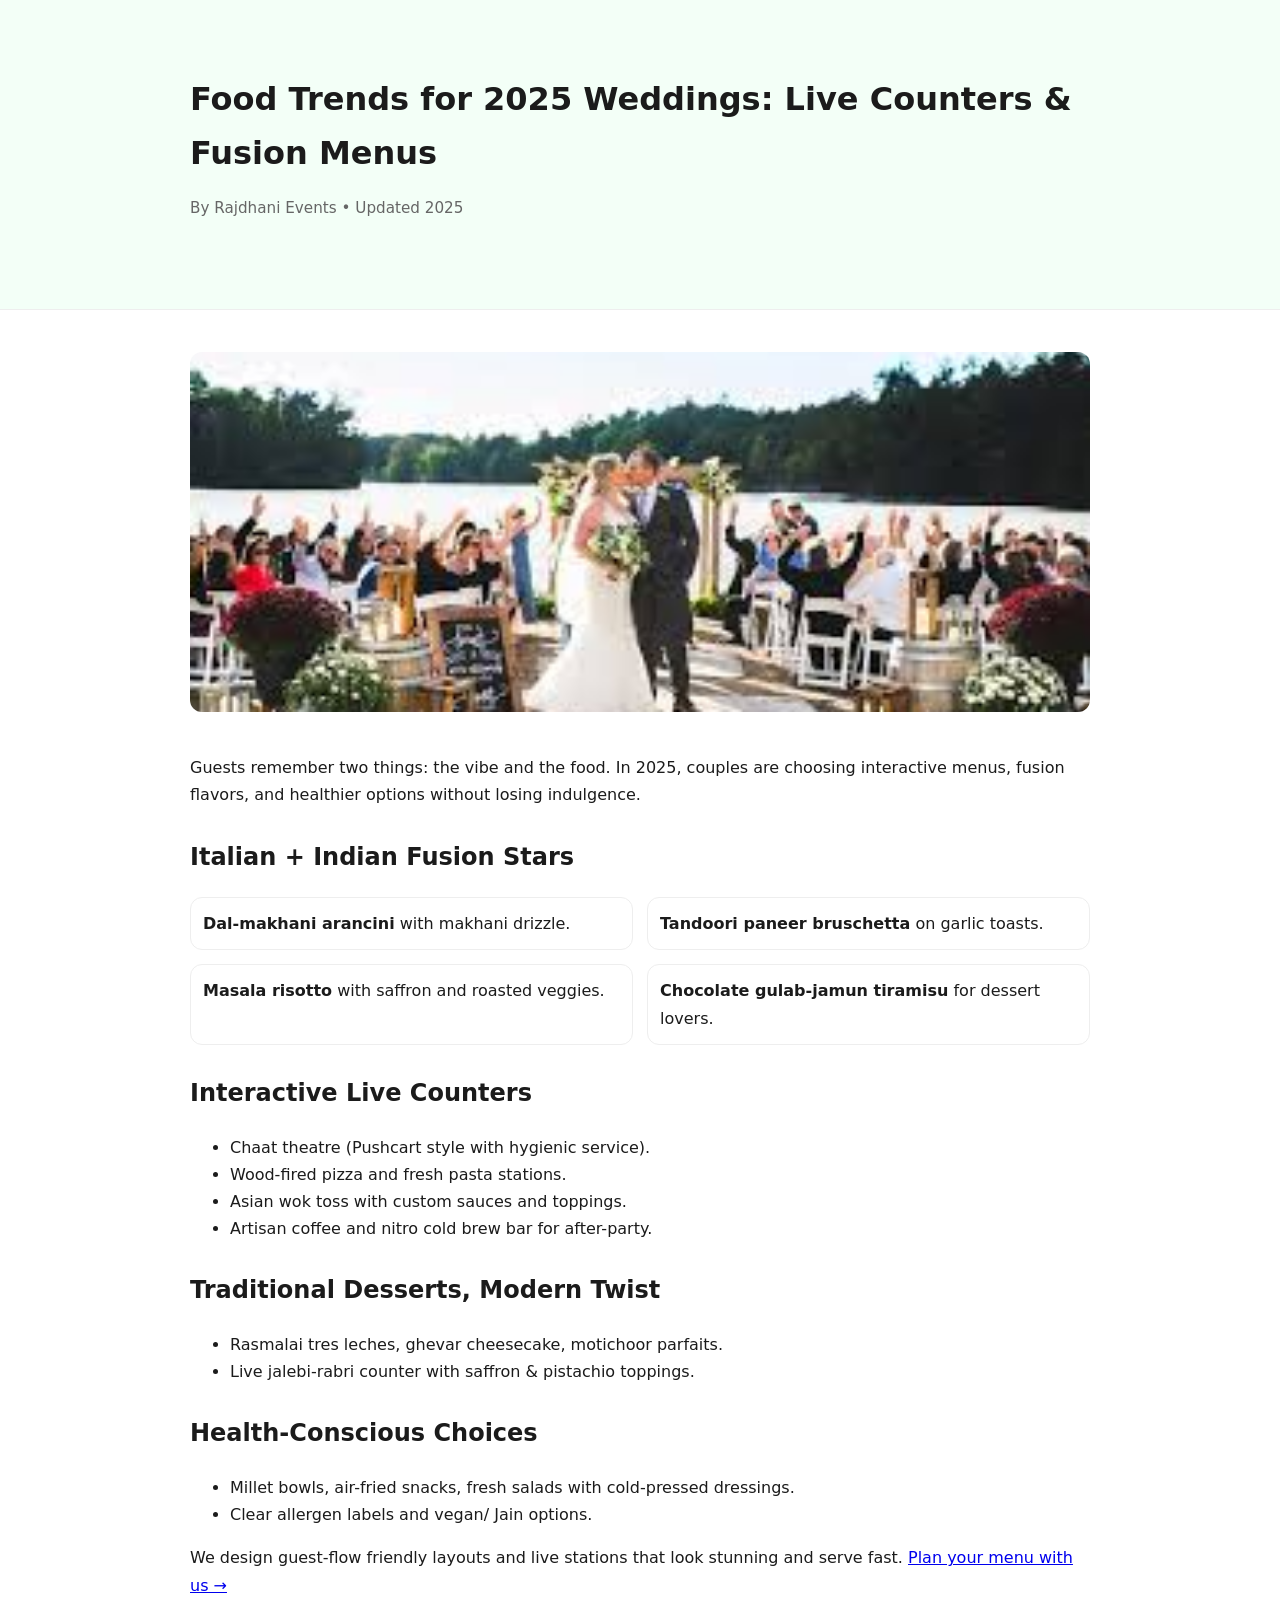
<file: blogs/blog8.html>
<!DOCTYPE html>
<html lang="en">
<head>
  <meta charset="UTF-8" />
  <title>Food Trends for 2025 Weddings: Live Counters & Fusion Menus</title>
  <meta name="description" content="Italian–Indian fusion, interactive live counters, healthier menus, and desserts with a modern twist for unforgettable wedding catering." />
  <meta name="viewport" content="width=device-width, initial-scale=1" />
  <style>
    body{font-family:Poppins,system-ui,-apple-system,Segoe UI,Roboto,Arial,sans-serif;line-height:1.7;margin:0;color:#1b1b1b}
    header{background:#f3fff7;padding:48px 20px;border-bottom:1px solid #eee}
    main{max-width:900px;margin:0 auto;padding:24px}
    h1{font-size:2rem;margin:0 0 8px}
    .meta{color:#666;font-size:.95rem}
    img{width:100%;height:360px;object-fit:cover;border-radius:12px;margin:18px 0}
    h2{margin-top:28px}
    .two{display:grid;grid-template-columns:1fr 1fr;gap:14px}
    .card{border:1px solid #eee;border-radius:12px;padding:12px}
    @media(max-width:760px){.two{grid-template-columns:1fr}}
  </style>
</head>
<body>
<header>
  <main>
    <h1>Food Trends for 2025 Weddings: Live Counters & Fusion Menus</h1>
    <p class="meta">By Rajdhani Events • Updated 2025</p>
  </main>
</header>
<main>
  <img src="../images/blog8.jpg" alt="Live wedding food counters" />

  <p>Guests remember two things: the vibe and the food. In 2025, couples are choosing interactive menus, fusion flavors, and healthier options without losing indulgence.</p>

  <h2>Italian + Indian Fusion Stars</h2>
  <div class="two">
    <div class="card"><strong>Dal-makhani arancini</strong> with makhani drizzle.</div>
    <div class="card"><strong>Tandoori paneer bruschetta</strong> on garlic toasts.</div>
    <div class="card"><strong>Masala risotto</strong> with saffron and roasted veggies.</div>
    <div class="card"><strong>Chocolate gulab-jamun tiramisu</strong> for dessert lovers.</div>
  </div>

  <h2>Interactive Live Counters</h2>
  <ul>
    <li>Chaat theatre (Pushcart style with hygienic service).</li>
    <li>Wood-fired pizza and fresh pasta stations.</li>
    <li>Asian wok toss with custom sauces and toppings.</li>
    <li>Artisan coffee and nitro cold brew bar for after-party.</li>
  </ul>

  <h2>Traditional Desserts, Modern Twist</h2>
  <ul>
    <li>Rasmalai tres leches, ghevar cheesecake, motichoor parfaits.</li>
    <li>Live jalebi-rabri counter with saffron & pistachio toppings.</li>
  </ul>

  <h2>Health-Conscious Choices</h2>
  <ul>
    <li>Millet bowls, air-fried snacks, fresh salads with cold-pressed dressings.</li>
    <li>Clear allergen labels and vegan/ Jain options.</li>
  </ul>

  <p>We design guest-flow friendly layouts and live stations that look stunning and serve fast. <a href="../#contact">Plan your menu with us →</a></p>
</main>
</body>
</html>
</file>
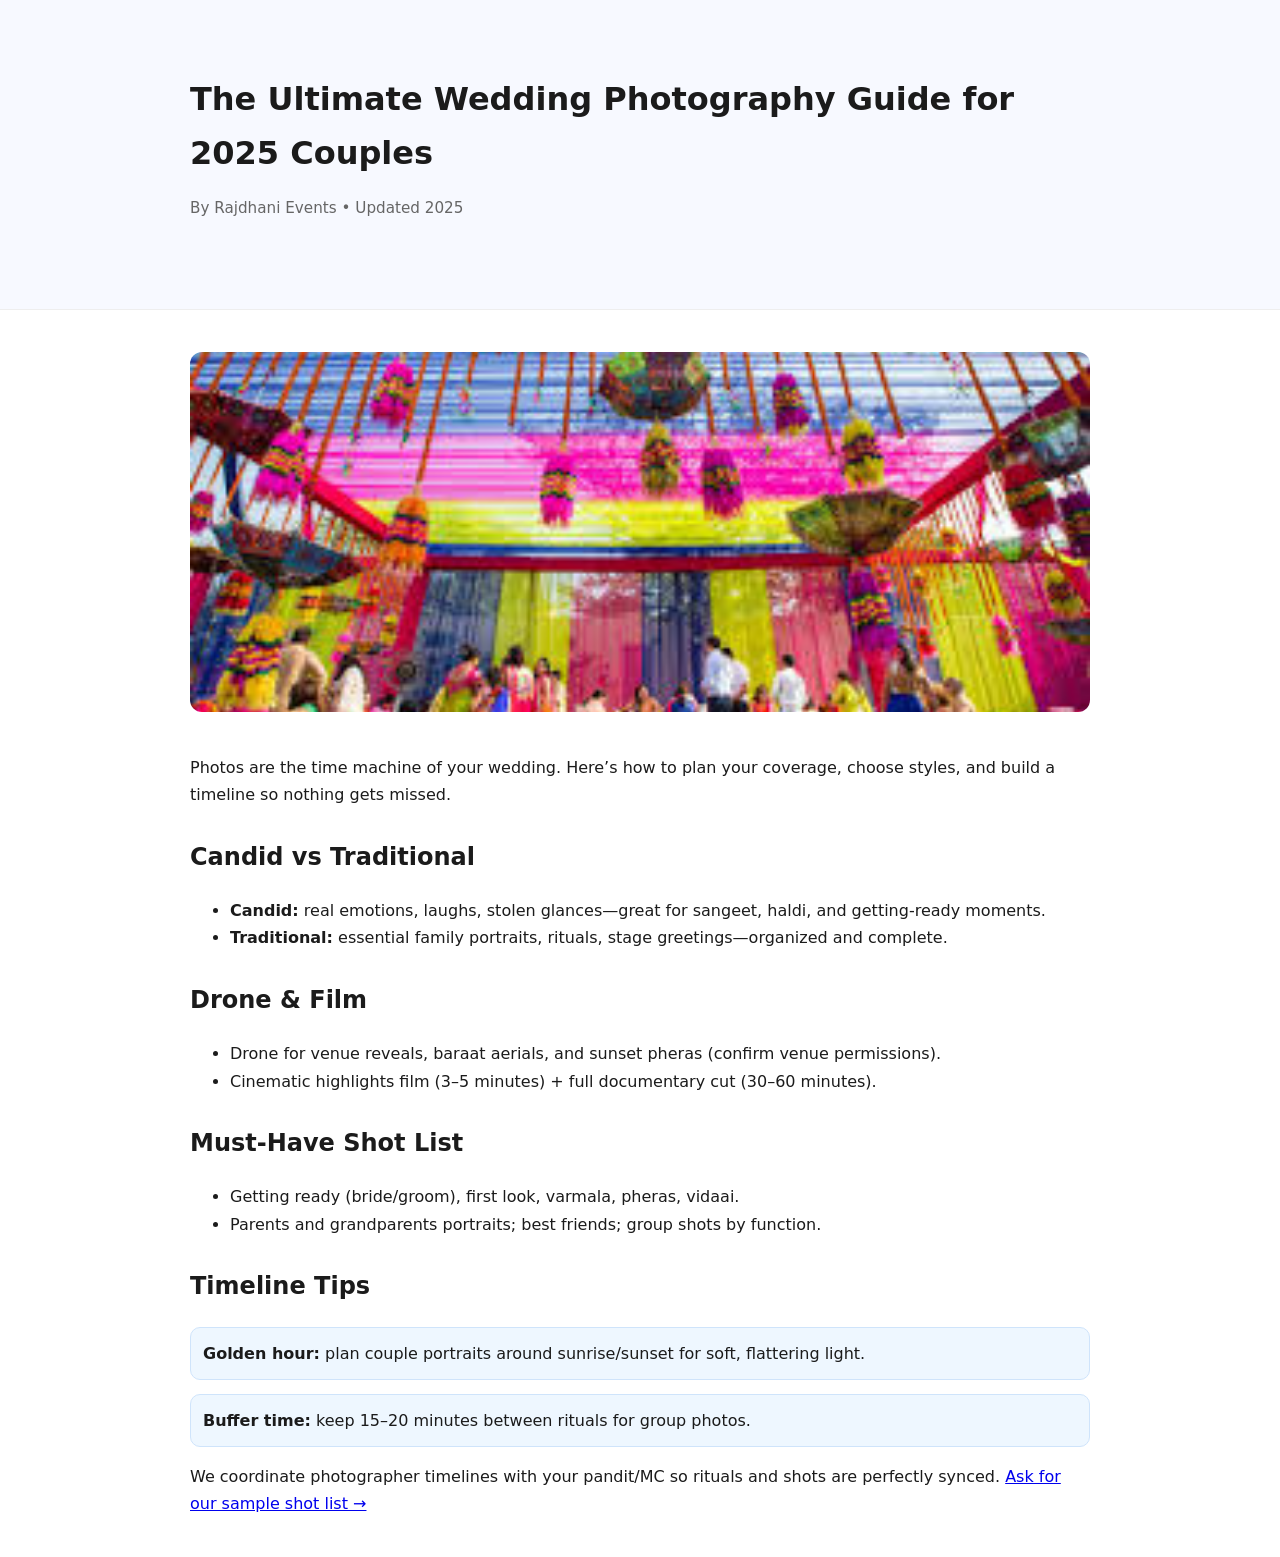
<file: blogs/blog9.html>
<!DOCTYPE html>
<html lang="en">
<head>
  <meta charset="UTF-8" />
  <title>The Ultimate Wedding Photography Guide for 2025 Couples</title>
  <meta name="description" content="Candid vs traditional, pre-wedding concepts in Rajasthan, drone shots, shot-lists, and timelines for flawless wedding photography." />
  <meta name="viewport" content="width=device-width, initial-scale=1" />
  <style>
    body{font-family:Poppins,system-ui,-apple-system,Segoe UI,Roboto,Arial,sans-serif;line-height:1.7;margin:0;color:#1b1b1b}
    header{background:#f7f9ff;padding:48px 20px;border-bottom:1px solid #eee}
    main{max-width:900px;margin:0 auto;padding:24px}
    h1{font-size:2rem;margin:0 0 8px}
    .meta{color:#666;font-size:.95rem}
    img{width:100%;height:360px;object-fit:cover;border-radius:12px;margin:18px 0}
    h2{margin-top:28px}
    .tip{background:#eef7ff;border:1px solid #cfe4fb;padding:12px;border-radius:10px;margin:14px 0}
  </style>
</head>
<body>
<header>
  <main>
    <h1>The Ultimate Wedding Photography Guide for 2025 Couples</h1>
    <p class="meta">By Rajdhani Events • Updated 2025</p>
  </main>
</header>
<main>
  <img src="../images/blog9.jpg" alt="Wedding couple candid photography" />

  <p>Photos are the time machine of your wedding. Here’s how to plan your coverage, choose styles, and build a timeline so nothing gets missed.</p>

  <h2>Candid vs Traditional</h2>
  <ul>
    <li><strong>Candid:</strong> real emotions, laughs, stolen glances—great for sangeet, haldi, and getting-ready moments.</li>
    <li><strong>Traditional:</strong> essential family portraits, rituals, stage greetings—organized and complete.</li>
  </ul>

  <h2>Drone & Film</h2>
  <ul>
    <li>Drone for venue reveals, baraat aerials, and sunset pheras (confirm venue permissions).</li>
    <li>Cinematic highlights film (3–5 minutes) + full documentary cut (30–60 minutes).</li>
  </ul>

  <h2>Must-Have Shot List</h2>
  <ul>
    <li>Getting ready (bride/groom), first look, varmala, pheras, vidaai.</li>
    <li>Parents and grandparents portraits; best friends; group shots by function.</li>
  </ul>

  <h2>Timeline Tips</h2>
  <div class="tip"><strong>Golden hour:</strong> plan couple portraits around sunrise/sunset for soft, flattering light.</div>
  <div class="tip"><strong>Buffer time:</strong> keep 15–20 minutes between rituals for group photos.</div>

  <p>We coordinate photographer timelines with your pandit/MC so rituals and shots are perfectly synced. <a href="../#contact">Ask for our sample shot list →</a></p>
</main>
</body>
</html>
</file>
